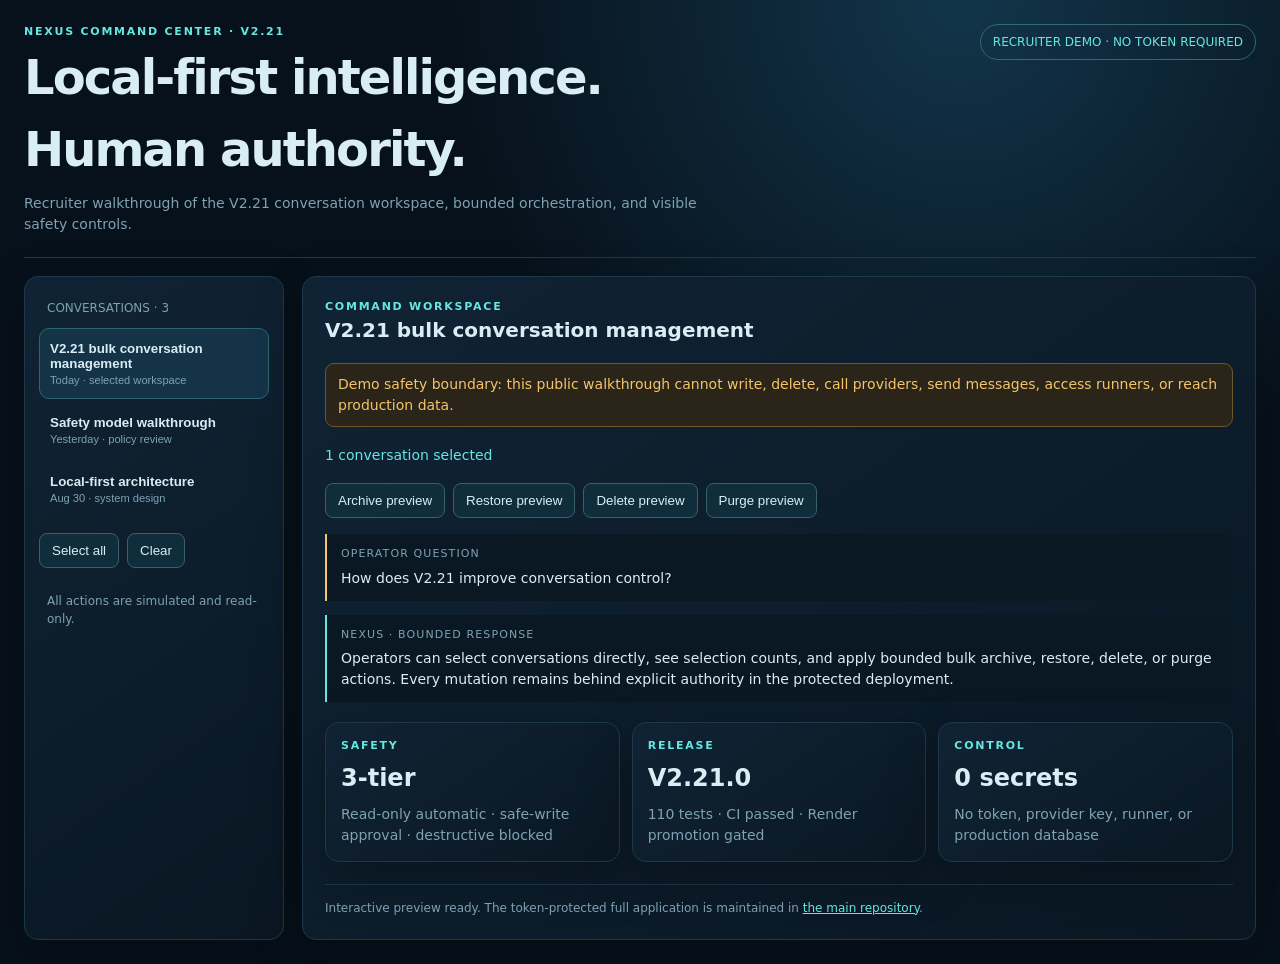
<file: index.html>
<!doctype html>
<html lang="en">
<head>
  <meta charset="utf-8">
  <meta name="viewport" content="width=device-width, initial-scale=1">
  <title>NEXUS Command Center — V2.21 Demo</title>
  <style>
    :root { color-scheme: dark; --bg:#07111b; --panel:#0d1b28; --line:#1c384a; --text:#d9edf5; --muted:#7ea2b2; --cyan:#65e6e1; --amber:#f4c46b; --red:#ef7e86; }
    * { box-sizing:border-box } body { margin:0; font:14px/1.5 Inter, ui-sans-serif, system-ui, sans-serif; color:var(--text); background:radial-gradient(circle at 75% 0,#12354a 0,transparent 38%),var(--bg); }
    .shell { max-width:1280px; margin:auto; min-height:100vh; padding:24px; } header { display:flex; justify-content:space-between; gap:24px; align-items:flex-start; border-bottom:1px solid var(--line); padding-bottom:22px; } h1,h2,h3,p { margin:0 } h1 { font-size:clamp(26px,4vw,48px); letter-spacing:-.04em; } h2 { font-size:20px; } h3 { font-size:15px; } .eyebrow { color:var(--cyan); font-size:11px; letter-spacing:.16em; text-transform:uppercase; font-weight:700; } .sub { color:var(--muted); max-width:680px; margin-top:8px; } .badge { border:1px solid #316a70; color:var(--cyan); border-radius:999px; padding:8px 12px; white-space:nowrap; font-size:12px; }
    .grid { display:grid; grid-template-columns:260px 1fr; gap:18px; margin-top:18px; } .panel { background:linear-gradient(145deg,#102334,#0a1723); border:1px solid var(--line); border-radius:14px; box-shadow:0 18px 50px #0004; } aside { padding:14px; } .side-title { padding:8px; color:var(--muted); font-size:12px; } .conversation { display:block; width:100%; color:var(--text); text-align:left; background:transparent; border:1px solid transparent; border-radius:10px; padding:12px 10px; cursor:pointer; margin:3px 0; } .conversation:hover,.conversation.active { background:#143347; border-color:#2b6671; } .conversation small { display:block; color:var(--muted); margin-top:3px; } main { padding:22px; } .notice { color:var(--amber); background:#2a2518; border:1px solid #6c5728; border-radius:9px; padding:10px 12px; margin:18px 0; } .toolbar { display:flex; flex-wrap:wrap; gap:8px; margin:16px 0; } button.action { border:1px solid #37616e; color:var(--text); background:#102d3c; padding:9px 12px; border-radius:8px; cursor:pointer; } button.action:hover { border-color:var(--cyan); color:var(--cyan); } .selection { color:var(--cyan); min-height:22px; margin-bottom:10px; } .message { border-left:2px solid var(--cyan); padding:12px 14px; margin:14px 0; background:#0a1824; border-radius:0 10px 10px 0; } .message.user { border-color:var(--amber); } .meta { color:var(--muted); font-size:11px; text-transform:uppercase; letter-spacing:.1em; margin-bottom:5px; } .cards { display:grid; grid-template-columns:repeat(3,1fr); gap:12px; margin-top:20px; } .card { padding:15px; } .card strong { display:block; font-size:24px; margin-top:5px; } footer { color:var(--muted); border-top:1px solid var(--line); margin-top:22px; padding-top:14px; font-size:12px; } @media(max-width:760px){ .grid{grid-template-columns:1fr} .cards{grid-template-columns:1fr} header{display:block}.badge{display:inline-block;margin-top:14px} }
  </style>
</head>
<body>
  <div class="shell">
    <header><div><p class="eyebrow">NEXUS COMMAND CENTER · V2.21</p><h1>Local-first intelligence.<br>Human authority.</h1><p class="sub">Recruiter walkthrough of the V2.21 conversation workspace, bounded orchestration, and visible safety controls.</p></div><div class="badge">RECRUITER DEMO · NO TOKEN REQUIRED</div></header>
    <div class="grid">
      <aside class="panel"><p class="side-title">CONVERSATIONS · <span id="count">3</span></p><button class="conversation active" data-title="V2.21 bulk conversation management"><strong>V2.21 bulk conversation management</strong><small>Today · selected workspace</small></button><button class="conversation" data-title="Safety model walkthrough"><strong>Safety model walkthrough</strong><small>Yesterday · policy review</small></button><button class="conversation" data-title="Local-first architecture"><strong>Local-first architecture</strong><small>Aug 30 · system design</small></button><div class="toolbar"><button class="action" onclick="selectAll()">Select all</button><button class="action" onclick="clearAll()">Clear</button></div><p class="side-title">All actions are simulated and read-only.</p></aside>
      <main class="panel"><p class="eyebrow">COMMAND WORKSPACE</p><h2 id="title">V2.21 bulk conversation management</h2><div class="notice">Demo safety boundary: this public walkthrough cannot write, delete, call providers, send messages, access runners, or reach production data.</div><div class="selection" id="selection">1 conversation selected</div><div class="toolbar"><button class="action" onclick="simulate('Archive preview ready')">Archive preview</button><button class="action" onclick="simulate('Restore preview ready')">Restore preview</button><button class="action" onclick="simulate('Delete preview blocked pending approval')">Delete preview</button><button class="action" onclick="simulate('Permanent purge remains blocked')">Purge preview</button></div><article class="message user"><p class="meta">Operator question</p>How does V2.21 improve conversation control?</article><article class="message"><p class="meta">NEXUS · bounded response</p>Operators can select conversations directly, see selection counts, and apply bounded bulk archive, restore, delete, or purge actions. Every mutation remains behind explicit authority in the protected deployment.</article><section class="cards"><div class="panel card"><p class="eyebrow">SAFETY</p><strong>3-tier</strong><p class="sub">Read-only automatic · safe-write approval · destructive blocked</p></div><div class="panel card"><p class="eyebrow">RELEASE</p><strong>V2.21.0</strong><p class="sub">110 tests · CI passed · Render promotion gated</p></div><div class="panel card"><p class="eyebrow">CONTROL</p><strong>0 secrets</strong><p class="sub">No token, provider key, runner, or production database</p></div></section><footer id="status">Interactive preview ready. The token-protected full application is maintained in <a href="https://github.com/rbgdgar/nexus-command-center" style="color:var(--cyan)">the main repository</a>.</footer></main>
    </div>
  </div>
  <script>
    const buttons=[...document.querySelectorAll('.conversation')];
    buttons.forEach(button=>button.onclick=()=>{buttons.forEach(item=>item.classList.remove('active'));button.classList.add('active');document.querySelector('#title').textContent=button.dataset.title;document.querySelector('#selection').textContent='1 conversation selected';});
    function selectAll(){document.querySelector('#selection').textContent=buttons.length+' conversations selected';}
    function clearAll(){document.querySelector('#selection').textContent='No conversations selected';}
    function simulate(message){document.querySelector('#status').textContent=message+' · No server action was performed.';}
  </script>
</body>
</html>
</file>
